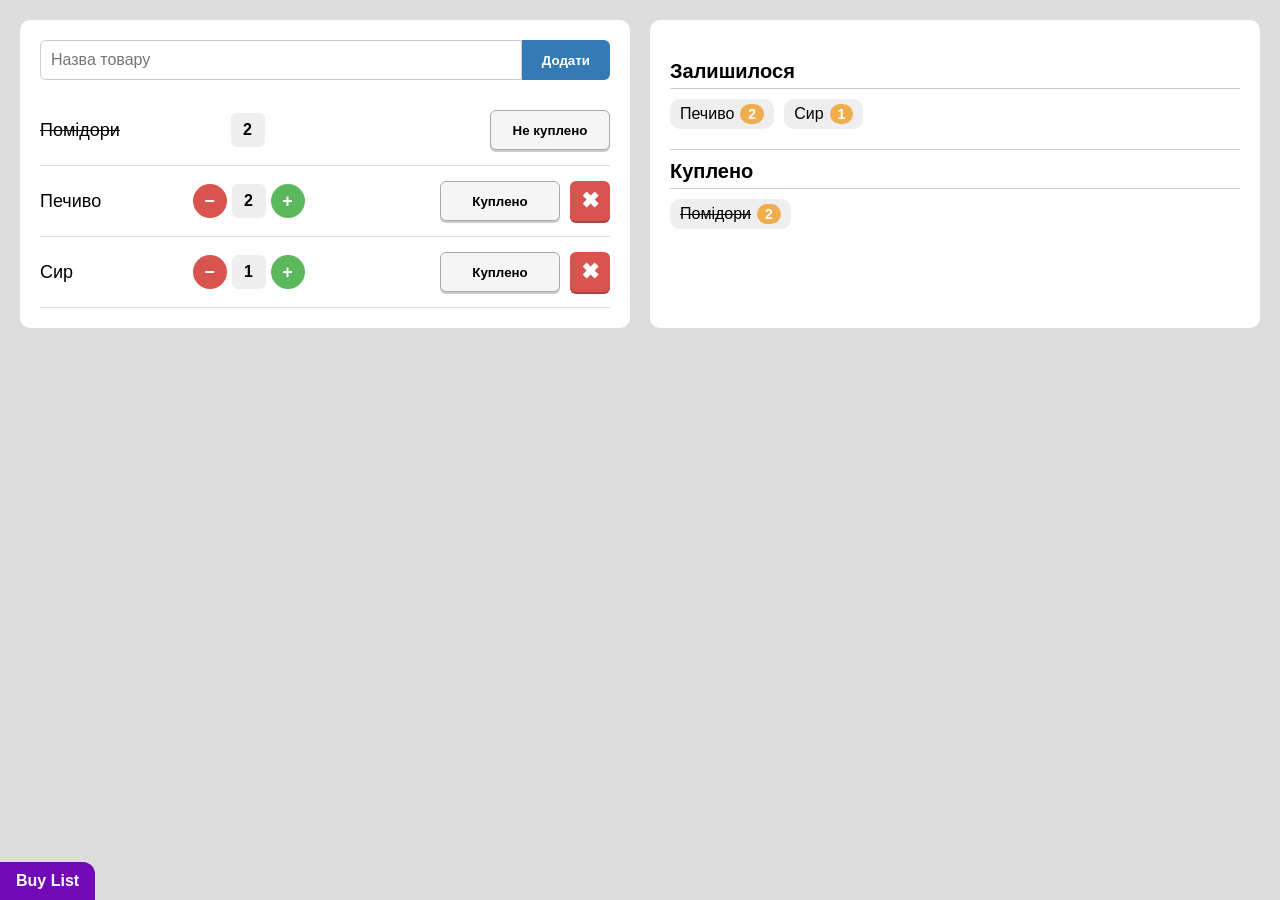
<file: index.html>
<!DOCTYPE html>
<html lang="uk">
<head>
  <meta charset="UTF-8">
  <title>BuyList</title>
  <link rel="stylesheet" href="main.css">
</head>
<body>
  <div class="container">
    <div class="left-column">
      <div class="add-item">
        <input type="text" placeholder="Назва товару">
        <button class="add-btn" data-tooltip="Додати товар">Додати</button>
      </div>
      <ul class="product-list">
   <li class="product bought">
  <span class="name"><s>Помідори</s></span>
  <div class="counter-box">
    <span class="counter">2</span>
  </div>
  <div class="actions">
    <button class="toggle-btn single" disabled data-tooltip="Позначити як не куплене">Не куплено</button>
  </div>
</li>
      <li class="product">
  <span class="name">Печиво</span>
  <div class="counter-box">
    <button class="count-btn minus" data-tooltip="Зменшити кількість">−</button>
    <span class="counter">2</span>
    <button class="count-btn plus" data-tooltip="Збільшити кількість">+</button>
  </div>
  <div class="actions">
    <button class="toggle-btn" data-tooltip="Купити товар">Куплено</button>
    <button class="remove-btn" data-tooltip="Видалити товар">✖</button>
  </div>
</li>
    <li class="product">
  <span class="name">Сир</span>
  <div class="counter-box">
    <button class="count-btn minus" data-tooltip="Зменшити кількість">−</button>
    <span class="counter">1</span>
    <button class="count-btn plus" data-tooltip="Збільшити кількість">+</button>
  </div>
  <div class="actions">
    <button class="toggle-btn" data-tooltip="Купити товар">Куплено</button>
    <button class="remove-btn" data-tooltip="Видалити товар">✖</button>
  </div>
</li>
      </ul>
    </div>

    <div class="right-column">
      <h2>Залишилося</h2>
      <div class="badge-list">
        <span class="badge">Печиво <span class="count">2</span></span>
        <span class="badge">Сир <span class="count">1</span></span>
      </div>
      <h2>Куплено</h2>
      <div class="badge-list">
        <span class="badge"><s>Помідори</s> <span class="count">2</span></span>
      </div>
    </div>
  </div>

  <div class="author-badge">
    <div class="short">Buy List</div>
    <div class="full">Created by: Бойко Соломія</div>
  </div>
  <script src="buylist.js"></script>
</body>
</html>
</file>
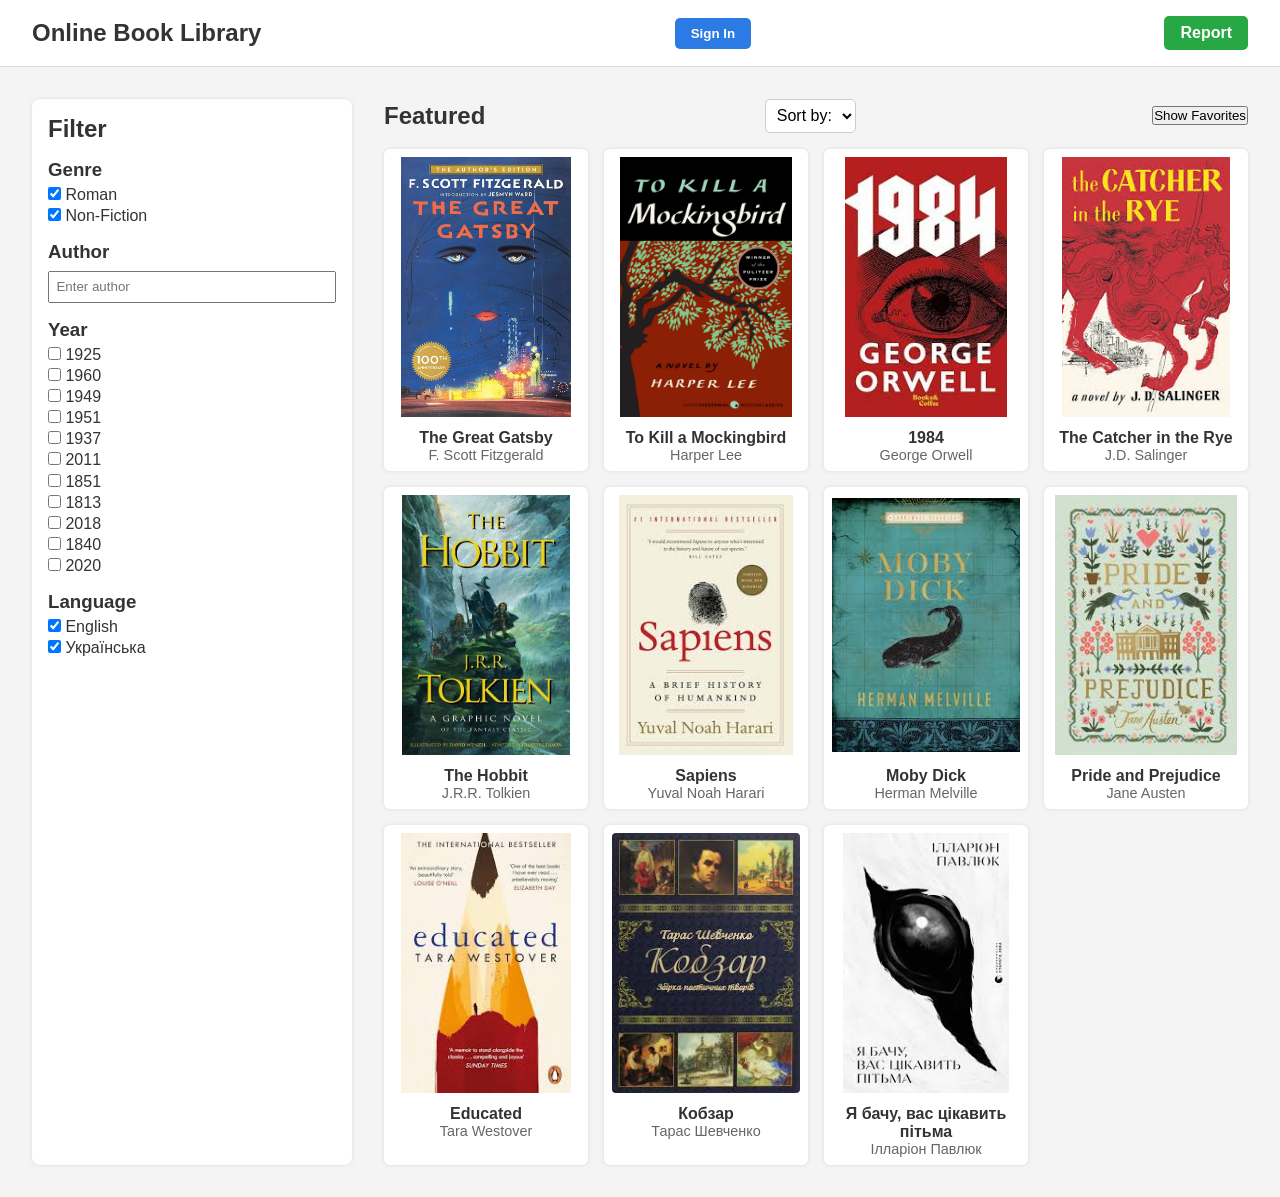
<file: books.html>
<!DOCTYPE html>
<html lang="en">
<head>
  <meta charset="UTF-8" />
  <meta name="viewport" content="width=device-width, initial-scale=1.0"/>
  <title>Online Library</title>
  <link rel="stylesheet" href="style.css"/>
</head>
<body>

  <header class="header">
    <h1 class="site-title">Online Book Library</h1>
    <button class="sign-in" disabled>Sign In</button>
    <a href="report.html" class="report-link">Report</a>
  </header>

  <div class="top-controls">
    <h1 class="adaptive-title">ONLINE LIBRARY</h1>
    <div class="filter-sort-buttons">
  <button class="filter-btn">Filter</button>
</div>
  </div>

  <main class="container">
    <aside class="filters">
      <h2>Filter</h2>

      <div class="filter-group">
        <h3>Genre</h3>
        <label><input type="checkbox" checked> Roman</label>
        <label><input type="checkbox" checked> Non-Fiction</label>
      </div>

      <div class="filter-group">
        <h3>Author</h3>
        <input type="text" placeholder="Enter author">
      </div>

      <div class="filter-group">
        <h3>Year</h3>
        <label><input type="checkbox"> 1900</label>
        <label><input type="checkbox"> 2024</label>
      </div>

      <div class="filter-group">
        <h3>Language</h3>
        <label><input type="checkbox" checked> English</label>
        <label><input type="checkbox"> Українська</label>
      </div>
    </aside>

    <section class="content">
    <div class="content-header">
    <h2 class="section-title">Featured</h2>
    <select class="sort-select">
      <option value="">Sort by:</option>
      <option value="year">Year</option>
      <option value="genre">Genre</option>
    </select>
  </div>
  
      <div class="book-list">
      </div>
    </section>
  </main>
<script src="books.js"></script>
</body>
</html>
</file>
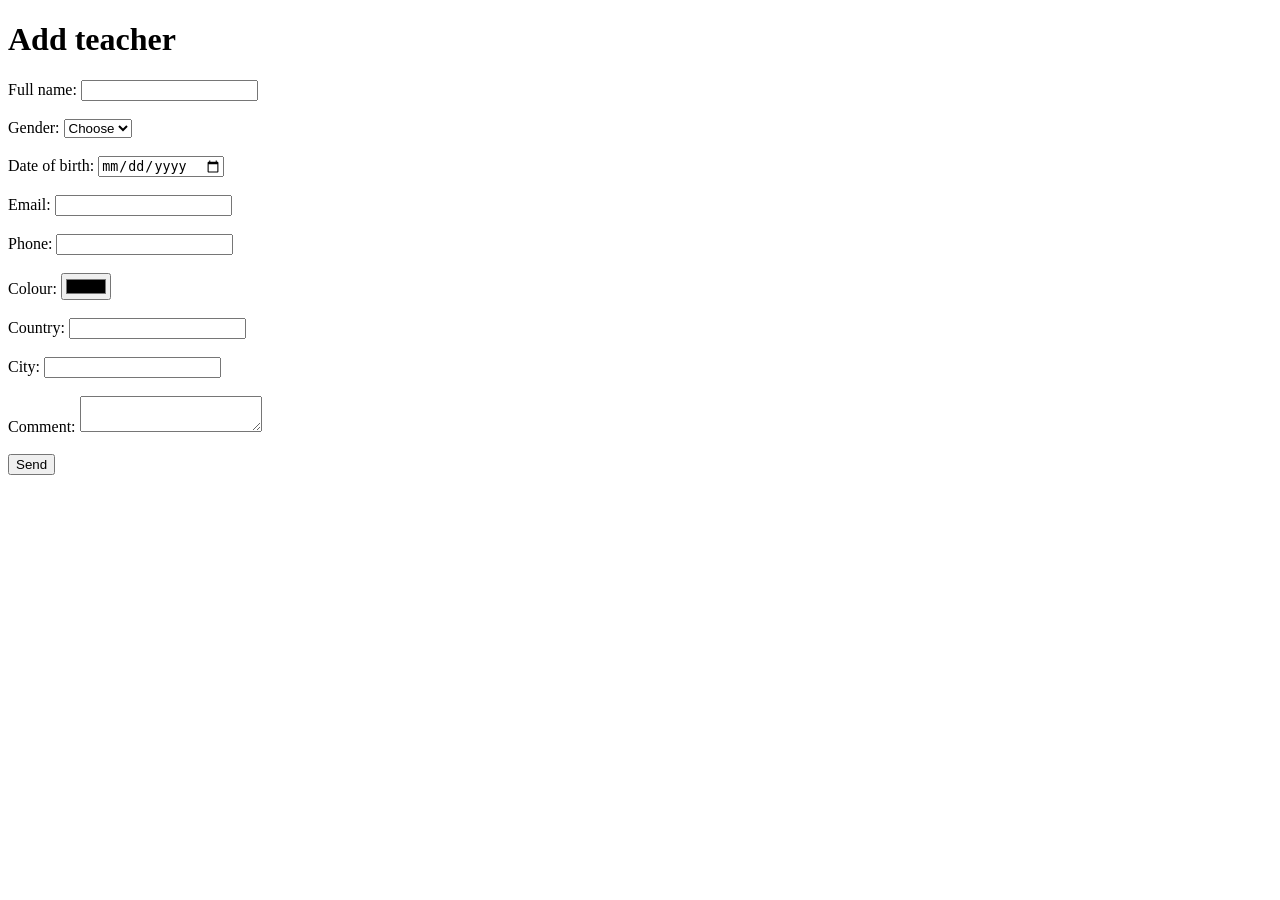
<file: Task1.html>
<!DOCTYPE html>
    <html lang="en-US">
<head>
    <meta charset="UTF-8">
<meta name="viewport" content="width=device-width initial-scale=1.0">
<title> Add teacher </title>
    </head>
    <body>
<h1> Add teacher </h1>
    <form>
      <label>Full name:</label>
      <input type="text" name="name" required>
      <br><br>
      <label>Gender:</label>
      <select name="gender" required>
        <option value="">Choose</option>
        <option value="man">Man</option>
        <option value="woman">Woman</option>
      </select>
      <br><br>
      <label>Date of birth:</label>
      <input type="date" name="dob" required>
      <br><br>
      <label>Email:</label>
      <input type="email" name="email" required>
      <br><br>
      <label>Phone:</label>
      <input type="tel" name="phone" required>
      <br><br>
      <label>Colour:</label>
      <input type="color" name="colour" required>
      <br><br>
      <label>Country:</label>
      <input type="text" name="country" required>
      <br><br>
      <label>City:</label>
      <input type="text" name="city" required>
      <br><br>
      <label>Comment:</label>
      <textarea name="comment"></textarea>
      <br><br>
      <button type="submit">Send</button>
    </form>

        </body>
    </html>
</file>
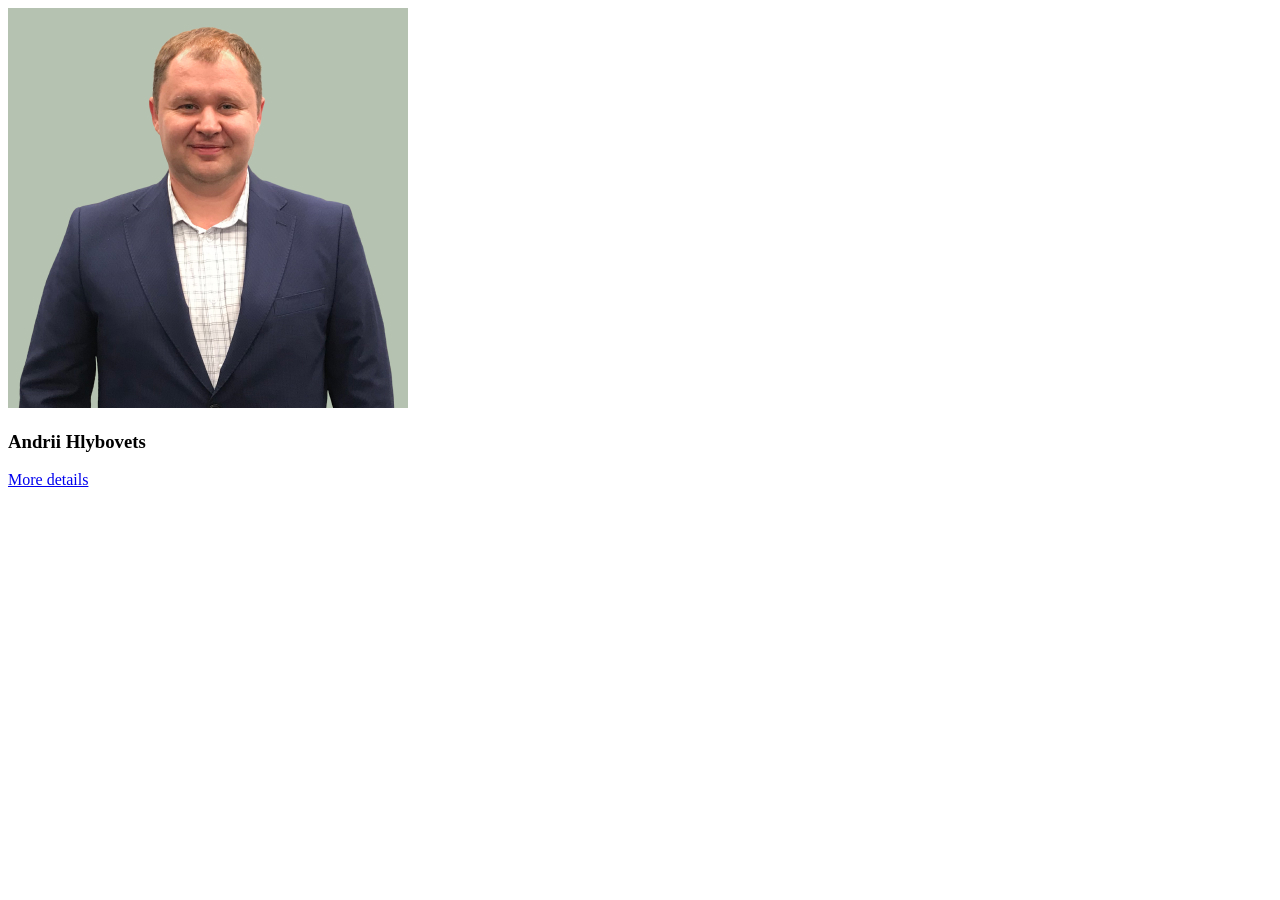
<file: Task2.html>
<!DOCTYPE html>
<html lang="en-US">
<head>
  <meta charset="UTF-8">
  <meta name="viewport" content="width=device-width initial-scale=1.0">
  <title>Teacher Card</title>
</head>
<body>

  <div>
    <img src="teacher.jpg" alt="Andrii Hlybovets Photo">
    <h3>Andrii Hlybovets</h3>
    <a href="Task3.html">More details</a>
  </div>

</body>
</html>
</file>
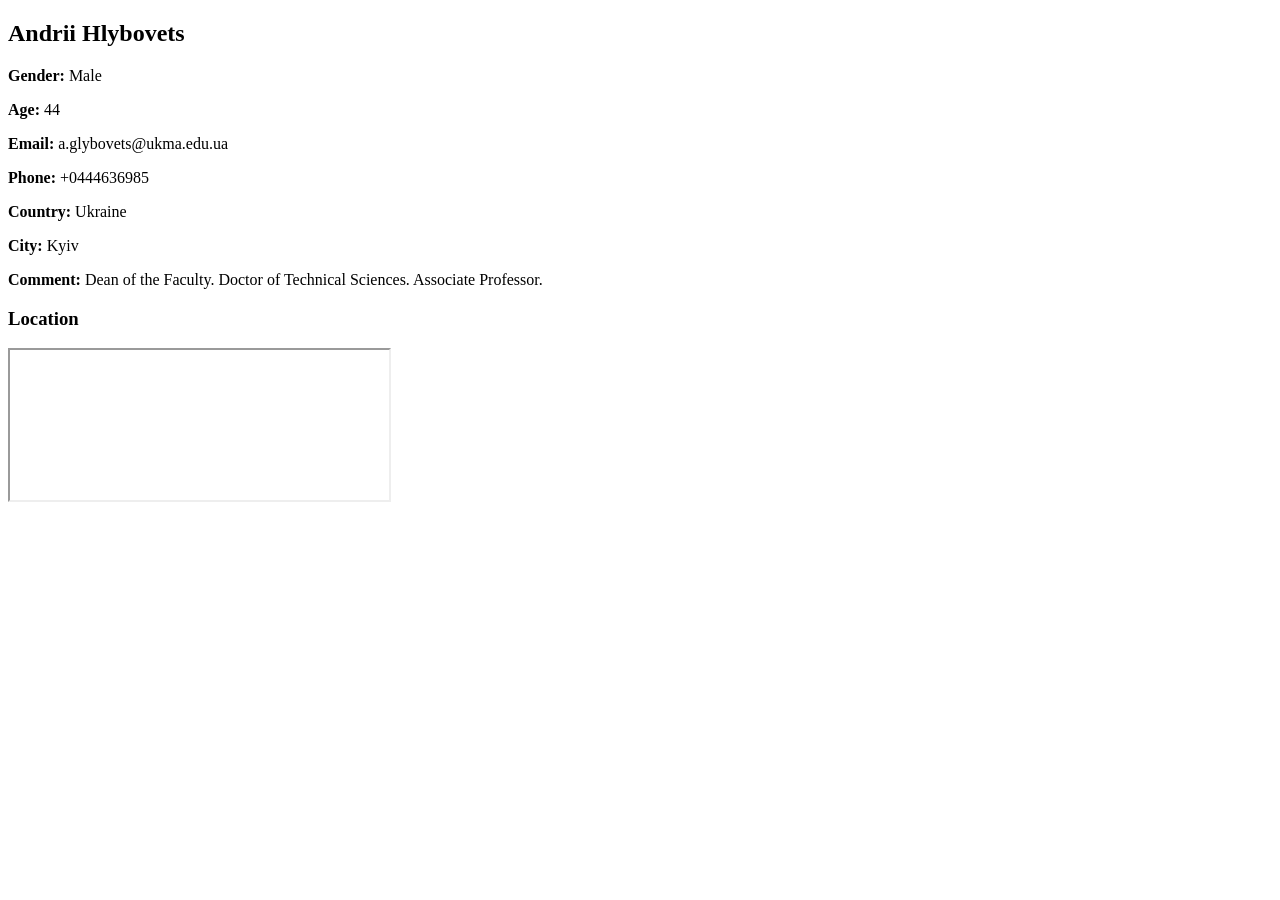
<file: Task3.html>
<!DOCTYPE html>
<html lang="en-US">
<head>
  <meta charset="UTF-8">
  <meta name="viewport" content="width=device-width initial-scale=1.0">
  <title>Full Teacher Card</title>
</head>
<body>

  <article data-bg="#e6f7ff">
    <header>
      <h2>Andrii Hlybovets</h2>
    </header>

    <section>
      <p><b>Gender:</b> Male</p>
      <p><b>Age:</b> 44</p>
      <p><b>Email:</b> a.glybovets@ukma.edu.ua</p>
      <p><b>Phone:</b> +0444636985</p>
      <p><b>Country:</b> Ukraine</p>
      <p><b>City:</b> Kyiv</p>
      <p><b>Comment:</b> Dean of the Faculty. Doctor of Technical Sciences. Associate Professor.</p>
    </section>

    <section>
      <h3>Location</h3>
      <iframe
      src="https://www.google.com/maps/embed?pb=!1m18!1m12!1m3!1d2539.9604132970575!2d30.5170!3d50.4650!2m3!1f0!2f0!3f0!3m2!1i1024!2i768!4f13.1!3m3!1m2!1s0x40d4cf06e07dbe8f%3A0x39c9b1c35c5f56b7!2z0J3QsNGF0L7QstC40YfQtdGB0LrQvtCz0L4g0JrQvtC80L7QvdCwINCU0LjQvdC-0YDQvtCy0YHRjNC60LAg0JrQvtC00L_RgNC-0YHRgtCy0L7Qs9C-LCDQmtC40ZfQsNC90YHQutC-0LU!5e0!3m2!1sen!2sua!4v1716470573056!5m2!1sen!2sua"
    width="30%"
      >
      </iframe>
    </section>

  </article>

</body>
</html>
</file>
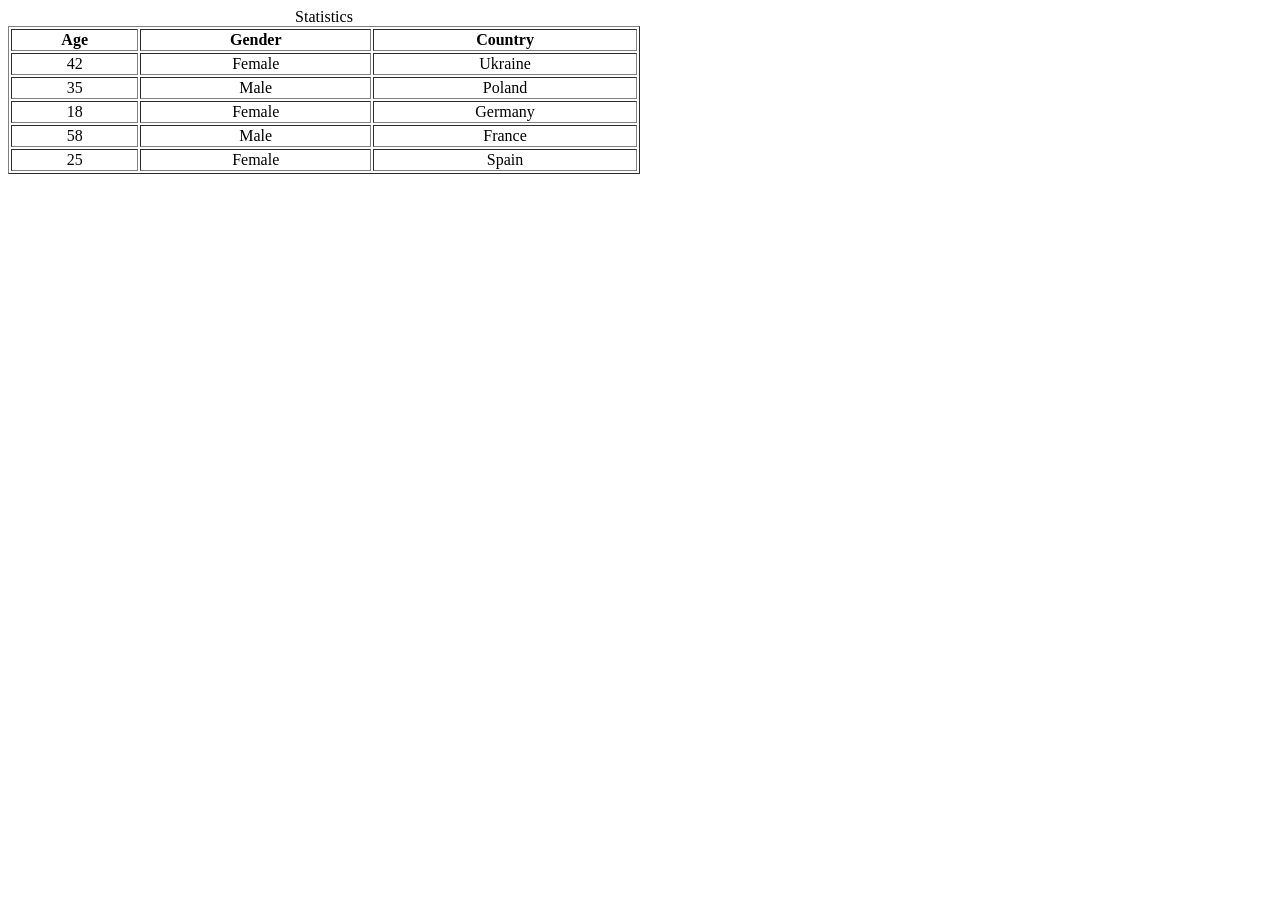
<file: Task4.html>
<!DOCTYPE html>
<html lang="en-US">
<head>
  <meta charset="UTF-8">
  <meta name="viewport" content="width=device-width initial-scale=1.0">
  <title>Teacher Statistics</title>
</head>
<body>

  <table border="1" width="50%">
    <caption>Statistics</caption>
    <thead>
      <tr>
        <th>Age</th>
        <th>Gender</th>
        <th>Country</th>
      </tr>
    </thead>
    <tbody align="center">
      <tr>
        <td>42</td>
        <td>Female</td>
        <td>Ukraine</td>
      </tr>
      <tr>
        <td>35</td>
        <td>Male</td>
        <td>Poland</td>
      </tr>
      <tr>
        <td>18</td>
        <td>Female</td>
        <td>Germany</td>
      </tr>
      <tr>
        <td>58</td>
        <td>Male</td>
        <td>France</td>
      </tr>
      <tr>
        <td>25</td>
        <td>Female</td>
        <td>Spain</td>
      </tr>
    </tbody>
  </table>

</body>
</html>
</file>
<file: main.css>
body {
  font-family: Arial, sans-serif;
  background: #ddd;
  margin: 0;
  padding: 20px;
}

.container {
  display: flex;
  gap: 20px;
  justify-content: center;
  flex-wrap: wrap;
}

.left-column,
.right-column {
  background: white;
  padding: 20px;
  border-radius: 10px;
  flex: 1;
  min-width: 300px;
}

.add-item {
  display: flex;
  margin-bottom: 15px;
}

.add-item input {
  flex: 1;
  padding: 10px;
  font-size: 16px;
  border: 1px solid #ccc;
  border-radius: 6px 0 0 6px;
  transition: border 0.3s, box-shadow 0.3s;
  outline: none;
}

.add-item input:focus {
  border: 2px solid #337ab7;
  box-shadow: 0 0 3px #337ab7;
}

.add-btn {
  background: #337ab7;
  color: white;
  border: none;
  padding: 10px 20px;
  font-weight: bold;
  border-radius: 0 6px 6px 0;
  cursor: pointer;
}

.product-list {
  list-style: none;
  padding: 0;
  margin: 0;
}

.product {
  display: flex;
  align-items: center;
  justify-content: space-between;
  padding: 15px 0;
  border-bottom: 1px solid #ddd;
  gap: 10px;
}

.product .name {
  width: 25%;
  font-size: 18px;
}

.product.bought .name {
  text-decoration: line-through;
}

.counter-box {
  display: flex;
  align-items: center;
  justify-content: center;
  gap: 5px;
  min-width: 110px;
}

.counter {
  background: #eee;
  width: 34px;
  height: 34px;
  display: flex;
  justify-content: center;
  align-items: center;
  border-radius: 6px;
  font-weight: bold;
  font-size: 16px;
  line-height: 34px;
}

.count-btn {
  border: none;
  width: 34px;
  height: 34px;
  border-radius: 50%;
  font-size: 18px;
  cursor: pointer;
  font-weight: bold;
  color: white;
  display: flex;
  align-items: center;
  justify-content: center;
}

.count-btn.minus {
  background: #d9534f;
}

.count-btn.plus {
  background: #5cb85c;
}

.toggle-btn {
  background: #f5f5f5;
  color: black;
  padding: 6px 16px;
  border-radius: 6px;
  font-weight: bold;
  box-shadow: 0 2px 0 #ccc;
  border: 1px solid #aaa;
  cursor: pointer;
  height: 40px;
  width: 120px;
  display: flex;
  align-items: center;
  justify-content: center;
}

.toggle-btn:disabled {
  opacity: 1;
  cursor: default;
}

.remove-btn {
  background: #d9534f;
  color: white;
  border: none;
  width: 40px;
  height: 40px;
  font-size: 22px;
  border-radius: 6px;
  font-weight: bold;
  cursor: pointer;
  box-shadow: 0 2px 0 #a94442;
  display: flex;
  align-items: center;
  justify-content: center;
}

.right-column h2 {
  margin-top: 20px;
  margin-bottom: 10px;
  border-bottom: 1px solid #ccc;
  padding-bottom: 5px;
  font-size: 20px;
}

.badge-list + h2 {
  border-top: 1px solid #ccc;
  padding-top: 10px;
  margin-top: 20px;
}

.badge-list {
  display: flex;
  gap: 10px;
  flex-wrap: wrap;
  margin-bottom: 20px;
}

.badge {
  background: #eee;
  border-radius: 10px;
  padding: 5px 10px;
  display: inline-flex;
  gap: 6px;
  align-items: center;
}
.actions {
  display: flex;
  align-items: center;
  gap: 10px;
  margin-left: auto;
}
.actions .single {
  margin-left: auto;
}
.badge .count {
  background-color: #f0ad4e;
  color: white;
  padding: 2px 8px;
  border-radius: 10px;
  font-weight: bold;
  font-size: 14px;
}

.author-badge {
  position: fixed;
  bottom: 0;
  left: 0;
  z-index: 1000;
  background: #7209b7;
  color: white;
  font-weight: bold;
  border-top-right-radius: 12px;
  padding: 10px 16px;
  transition: transform 0.3s, background-color 0.3s;
  cursor: pointer;
}

.author-badge .full {
  display: none;
  font-size: 12px;
  margin-top: 4px;
}

.author-badge:hover {
  transform: translateY(-50%);
  background-color: #3a0ca3;
}

.author-badge:hover .full {
  display: block;
}

[data-tooltip] {
  position: relative;
}

[data-tooltip]::after {
  content: attr(data-tooltip);
  position: absolute;
  bottom: -40px;
  left: 50%;
  transform: translateX(-50%) scale(0.8);
  background: #7209b7;
  color: white;
  padding: 6px 12px;
  border-radius: 10px;
  white-space: nowrap;
  opacity: 0;
  transition: opacity 0.3s, transform 0.3s;
  pointer-events: none;
  z-index: 1000;
  font-size: 14px;
  box-shadow: 0 2px 8px rgba(0, 0, 0, 0.15);
}

[data-tooltip]:hover::after {
  opacity: 1;
  transform: translateX(-50%) scale(1);
}

@media (max-width: 500px) {
  .container {
    flex-direction: column;
  }

  .product {
    flex-direction: column;
    align-items: flex-start;
    gap: 10px;
  }
}

@media print {
  body {
    background: white;
  }

  .container {
    display: block;
  }

  .left-column,
  .right-column {
    padding: 0;
    border: none;
    box-shadow: none;
  }

  .author-badge {
    position: relative;
    background: white;
    color: black;
    border: 1px solid #7209b7;
    padding: 6px 12px;
    margin: 20px auto;
    text-align: center;
    border-radius: 10px;
    max-width: 180px;
    font-size: 14px;
    display: flex;
    flex-direction: column;
    align-items: center;
  }

  .author-badge .short {
    display: none;
  }

  .author-badge .full {
    display: block;
  }
}
</file>
<file: style.css>
* {
  box-sizing: border-box;
  margin: 0;
  padding: 0;
}

body {
  font-family: Arial, sans-serif;
  background: #f4f4f4;
  color: #333;
}

/* === HEADER === */
.header {
  display: flex;
  justify-content: space-between;
  align-items: center;
  padding: 1rem 2rem;
  background: white;
  border-bottom: 1px solid #ddd;
}

.site-title {
  font-size: 1.5rem;
}

.sign-in {
  padding: 0.5rem 1rem;
  background: #2c7be5;
  color: white;
  border: none;
  border-radius: 5px;
  font-weight: bold;
  cursor: not-allowed;
}

.report-link {
  text-decoration: none;
  background: #28a745;
  color: white;
  padding: 0.5rem 1rem;
  border-radius: 5px;
  font-weight: bold;
}

/* === TOP CONTROLS === */
.top-controls {
  display: none;
  justify-content: space-between;
  align-items: center;
  padding: 1rem 2rem;
  background: white;
}

.adaptive-title {
  font-size: 1.2rem;
}

.filter-sort-buttons {
  display: flex;
  gap: 0.5rem;
}

.filter-sort-buttons .filter-btn {
  padding: 0.5rem 1rem;
  border: 1px solid #ccc;
  background: white;
  border-radius: 5px;
  cursor: pointer;
}

/* === MAIN LAYOUT === */
.container {
  display: flex;
  gap: 2rem;
  padding: 2rem;
}

/* === FILTERS === */
.filters {
  flex: 1;
  background: white;
  padding: 1rem;
  border-radius: 8px;
  box-shadow: 0 0 4px rgba(0, 0, 0, 0.1);
  min-width: 200px;
}

.filters h2 {
  margin-bottom: 1rem;
}

.filter-group {
  margin-bottom: 1rem;
}

.filter-group h3 {
  margin-bottom: 0.3rem;
}

.filter-group input[type="text"] {
  width: 100%;
  padding: 0.4rem;
  margin-top: 0.2rem;
}

.filter-group label {
  display: block;
  margin-top: 0.2rem;
}

/* === CONTENT === */
.content {
  flex: 3;
}

.content-header {
  display: flex;
  justify-content: space-between;
  align-items: center;
  margin-bottom: 1rem;
}

.content-header .sort-select {
  display: inline-block;
  padding: 0.4rem;
  font-size: 1rem;
  border: 1px solid #ccc;
  border-radius: 5px;
  background: white;
}

.section-title {
  font-size: 1.5rem;
}

.book-list {
  display: grid;
  grid-template-columns: repeat(auto-fit, minmax(180px, 1fr));
  gap: 1rem;
}

.book {
  background: white;
  padding: 0.5rem;
  border-radius: 6px;
  box-shadow: 0 0 4px rgba(0, 0, 0, 0.1);
  text-align: center;
}

.book img {
  width: 100%;
  height: 260px;
  object-fit: contain;
  border-radius: 4px;
}

.book .title {
  font-weight: bold;
  margin-top: 0.5rem;
}

.book .author {
  font-size: 0.9rem;
  color: #666;
}

.book-info {
  margin-top: 0.3rem;
}

/* === TABLET (768–1023px) === */
@media (max-width: 1023px) {
  .site-title {
    display: none;
  }

  .top-controls {
    display: flex;
  }

  .adaptive-title {
    text-transform: uppercase;
    font-weight: bold;
  }

  .container {
    flex-direction: column;
    padding: 1rem;
  }

  .filters {
    display: none;
  }

  .book-list {
    grid-template-columns: repeat(2, 1fr);
  }

  .book img {
    height: 200px;
  }

  .sign-in {
    display: none;
  }

  .content-header .sort-select {
    display: none;
  }

  .filter-sort-buttons .sort-select {
    display: inline-block;
    padding: 0.4rem 0.8rem;
    font-size: 0.85rem;
    border: 1px solid #ccc;
    border-radius: 5px;
    background: white;
  }
}

/* === MOBILE (<768px) === */
@media (max-width: 767px) {
  .top-controls {
    flex-direction: row;
    align-items: center;
    justify-content: space-between;
    flex-wrap: nowrap;
    gap: 0.5rem;
  }

  .adaptive-title {
    font-size: 1.1rem;
    font-weight: 600;
    text-transform: capitalize;
  }

  .content-header .sort-select {
    display: none;
  }

  .filter-sort-buttons .sort-select {
    display: inline-block;
    padding: 0.4rem 0.8rem;
    font-size: 0.85rem;
    border: 1px solid #ccc;
    border-radius: 5px;
    background: white;
  }

  .filter-sort-buttons {
    flex-direction: row;
    gap: 0.5rem;
    justify-content: flex-end;
    flex: 1;
  }

  .filter-sort-buttons button {
    padding: 0.4rem 0.8rem;
    font-size: 0.85rem;
  }

  .section-title {
    font-size: 1.2rem;
  }

  .section-title::after {
    content: " Books";
  }

  .book-list {
    grid-template-columns: 1fr;
  }

  .book {
    display: flex;
    align-items: center;
    gap: 1rem;
    text-align: left;
  }

  .book img {
    width: 90px;
    height: 130px;
    object-fit: contain;
  }

  .book .title {
    font-size: 1rem;
    margin: 0;
  }

  .book .author {
    font-size: 0.85rem;
  }

  .book-info {
    margin-top: 0;
  }

  .sign-in {
    display: none;
  }
}

/* === MOBILE FILTER PANEL === */
.mobile-filters {
  display: none;
  position: fixed;
  top: 70px;
  left: 0;
  right: 0;
  bottom: 0;
  background: white;
  z-index: 1000;
  padding: 1rem;
  box-shadow: 0 4px 8px rgba(0, 0, 0, 0.15);
  border-bottom: 1px solid #ddd;
  overflow-y: auto;
  max-height: calc(100vh - 70px);
}

.mobile-filters.active {
  display: block;
}

.mobile-filters .close-mobile {
  background: #eee;
  border: none;
  padding: 0.5rem 1rem;
  float: right;
  margin-bottom: 1rem;
  cursor: pointer;
  font-weight: bold;
  border-radius: 4px;
}
.popup-overlay {
  position: fixed;
  top: 0;
  left: 0;
  width: 100vw;
  height: 100vh;
  background: rgba(0, 0, 0, 0.6);
  display: flex;
  justify-content: center;
  align-items: center;
  z-index: 9999;
}

.popup-content {
  background: white;
  padding: 1.5rem;
  max-width: 500px;
  width: 90%;
  max-height: 90vh;
  overflow-y: auto;
  border-radius: 8px;
  box-shadow: 0 8px 16px rgba(0, 0, 0, 0.3);
  position: relative;
  text-align: left;
}
.popup-content img {
  display: block;
  max-width: 100%;
  max-height: 50vh;
  margin: 0 auto 1rem auto;
  object-fit: contain;
  border-radius: 6px;
}
.popup-content .close {
  position: absolute;
  top: 0.5rem;
  right: 0.8rem;
  font-size: 1.5rem;
  background: none;
  border: none;
  cursor: pointer;
}

.popup-content .fav-btn {
  margin-top: 1rem;
  background: #2c7be5;
  color: white;
  padding: 0.6rem 1rem;
  border: none;
  border-radius: 5px;
  cursor: pointer;
}
</file>
